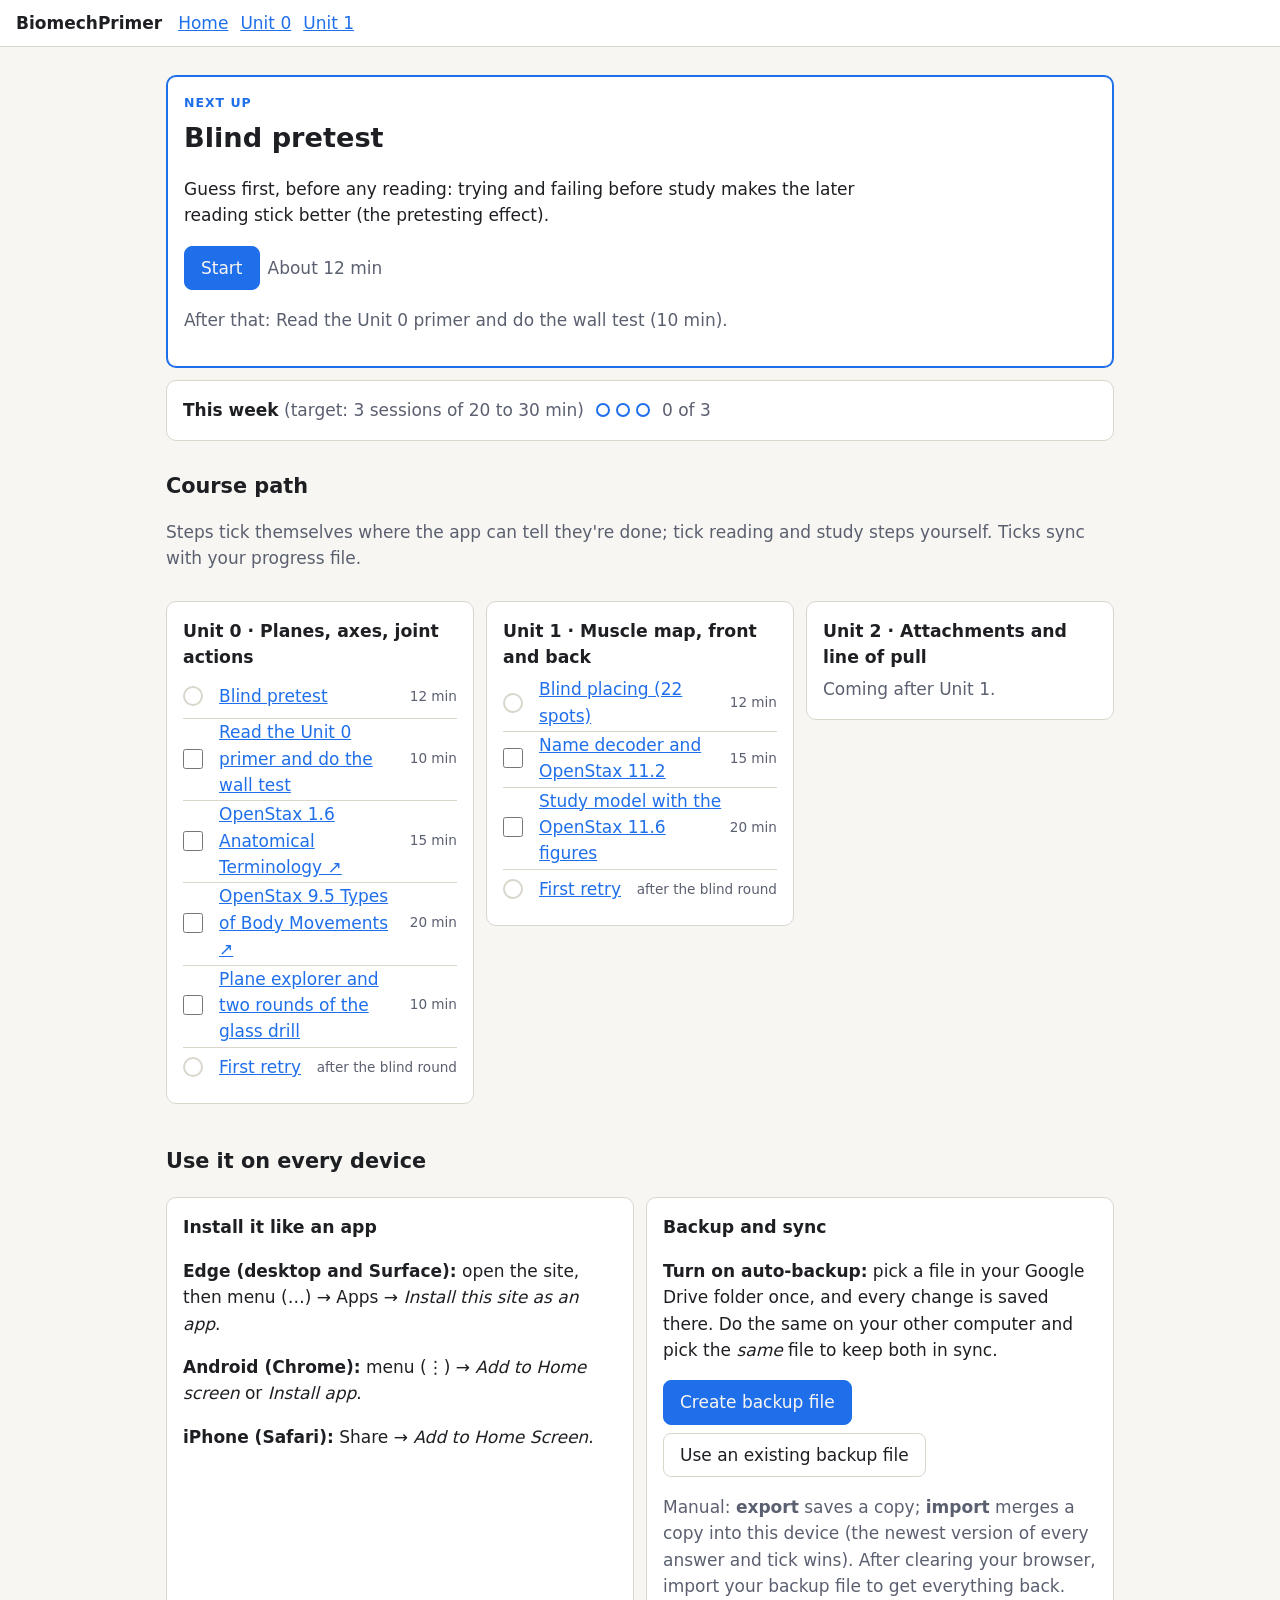
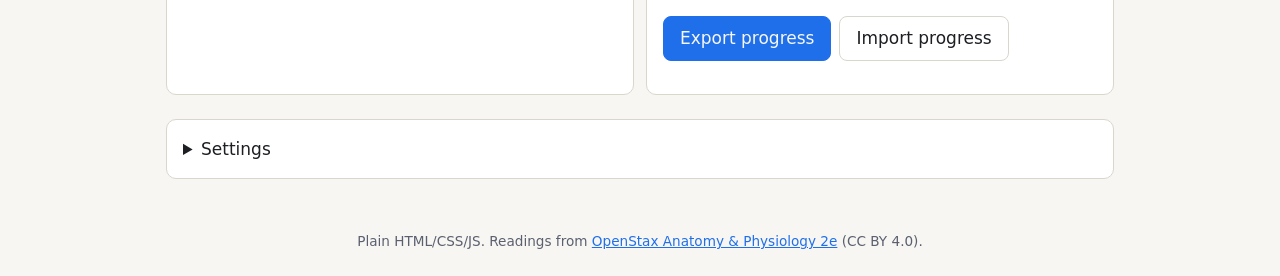
<file: index.html>
<!doctype html>
<html lang="en">
<head>
<meta charset="utf-8">
<meta name="viewport" content="width=device-width, initial-scale=1">
<title>BiomechPrimer</title>
<meta name="theme-color" content="#1f6feb">
<link rel="manifest" href="manifest.webmanifest">
<link rel="icon" href="icons/icon.svg" type="image/svg+xml">
<link rel="apple-touch-icon" href="icons/apple-touch-icon.png">
<link rel="stylesheet" href="css/style.css">
</head>
<body>
<header class="top">
  <a class="brand" href="index.html">BiomechPrimer</a>
  <nav><a href="index.html" aria-current="page">Home</a><a href="units/unit0.html">Unit 0</a><a href="units/unit1.html">Unit 1</a></nav>
</header>
<main>
  <section class="next card" aria-labelledby="next-title">
    <div class="eyebrow">Next up</div>
    <h1 id="next-title" data-next-title>Loading...</h1>
    <p data-next-why></p>
    <div class="row">
      <a class="btn primary" data-next-go href="#">Start</a>
      <span class="muted" data-next-time></span>
    </div>
    <p class="muted" data-next-then></p>
  </section>

  <div class="week card">
    <div><strong>This week</strong> <span class="muted">(target: 3 sessions of 20 to 30 min)</span></div>
    <div class="dots" data-dots aria-hidden="true"></div>
    <span data-week class="muted"></span>
  </div>

  <h2>Course path</h2>
  <p class="muted">Steps tick themselves where the app can tell they're done; tick reading and study steps yourself. Ticks sync with your progress file.</p>
  <div class="path" data-path></div>

  <h2>Use it on every device</h2>
  <div class="grid">
    <div class="card">
      <h3 style="margin-top:0">Install it like an app</h3>
      <p><strong>Edge (desktop and Surface):</strong> open the site, then menu (…) → Apps → <em>Install this site as an app</em>.</p>
      <p><strong>Android (Chrome):</strong> menu (⋮) → <em>Add to Home screen</em> or <em>Install app</em>.</p>
      <p><strong>iPhone (Safari):</strong> Share → <em>Add to Home Screen</em>.</p>
    </div>
    <div class="card">
      <h3 style="margin-top:0">Backup and sync</h3>
      <div class="autobk" data-autobk aria-live="polite"></div>
      <p class="muted">Manual: <strong>export</strong> saves a copy; <strong>import</strong> merges a copy into this device (the newest version of every answer and tick wins). After clearing your browser, import your backup file to get everything back.</p>
      <div class="row">
        <button type="button" class="primary" data-export>Export progress</button>
        <label class="btn" for="import-file">Import progress</label>
        <input type="file" id="import-file" accept=".json,application/json" hidden>
      </div>
      <p data-io-msg aria-live="polite"></p>
    </div>
  </div>

  <details class="card">
    <summary>Settings</summary>
    <div class="row" style="margin-top:10px">
      <label>Theme
        <select data-theme-select>
          <option value="">Match system</option><option value="light">Light</option><option value="dark">Dark</option>
        </select>
      </label>
    </div>
    <p class="muted">Unlock all retries now. This breaks the spacing that makes retries work; use it only for testing.</p>
    <button type="button" data-unlock>Unlock retries now</button>
    <p class="muted">Erase all progress in this browser (export first).</p>
    <button type="button" data-reset>Erase progress</button>
  </details>
</main>
<footer>Plain HTML/CSS/JS. Readings from <a href="https://openstax.org/details/books/anatomy-and-physiology-2e" target="_blank" rel="noopener">OpenStax Anatomy &amp; Physiology 2e</a> (CC BY 4.0).</footer>
<script src="js/store.js"></script>
<script src="js/backup.js"></script>
<script src="js/theme.js"></script>
<script src="js/quiz.js"></script>
<script src="js/unit0-data.js"></script>
<script src="js/muscles-data.js"></script>
<script>
(function () {
  'use strict';
  var S = BP.store, Q = BP.quiz, $ = function (s) { return document.querySelector(s); };
  var OS = 'https://openstax.org/books/anatomy-and-physiology-2e/pages/';

  // Unit 1 item ids, built the same way as js/unit1.js (one per spot per scene).
  var U1 = [];
  BP.muscles.SCENES.forEach(function (sc) { sc.spots.forEach(function (sp) { U1.push({ id: 'u1-' + sc.id + '-' + sp[0] }); }); });
  var U0 = BP.unit0.ITEMS;

  function blindDone(items) { return Q.pending(items, 'blind').length === 0; }
  function retriedAll(items) {
    return items.every(function (it) { var s = S.getItem(it.id); return s && s.attempts.some(function (a) { return a.phase === 'retry'; }); });
  }

  /* Course path. kind 'auto' = the app detects completion; 'check' = you tick it.
   * Retry steps are time-gated: they only become "next" once something is due. */
  var UNITS = [
    { title: 'Unit 0 · Planes, axes, joint actions', steps: [
      { id: 'u0-pre', kind: 'auto', label: 'Blind pretest', mins: 12, href: 'units/unit0.html#pretest',
        why: 'Guess first, before any reading: trying and failing before study makes the later reading stick better (the pretesting effect).',
        done: function () { return blindDone(U0); } },
      { id: 'chk-u0-primer', kind: 'check', label: 'Read the Unit 0 primer and do the wall test', mins: 10, href: 'units/unit0.html#primer',
        why: 'The short course primer: planes are named for the slice, and the frontal plane is the side-to-side one.' },
      { id: 'chk-os-1-6', kind: 'check', label: 'OpenStax 1.6 Anatomical Terminology', mins: 15, href: OS + '1-6-anatomical-terminology', ext: true,
        why: 'Anatomical position, directional terms and body planes, from the textbook.' },
      { id: 'chk-os-9-5', kind: 'check', label: 'OpenStax 9.5 Types of Body Movements', mins: 20, href: OS + '9-5-types-of-body-movements', ext: true,
        why: 'The joint-action vocabulary with figures.' },
      { id: 'chk-u0-explore', kind: 'check', label: 'Plane explorer and two rounds of the glass drill', mins: 10, href: 'units/unit0.html#explorer',
        why: 'Watch movements break the glass, then predict them yourself.' },
      { id: 'u0-retry', kind: 'retry', label: 'First retry', mins: 10, href: 'units/unit0.html#retry', items: U0,
        why: 'Your blind answers come back with feedback.', done: function () { return retriedAll(U0); } }
    ] },
    { title: 'Unit 1 · Muscle map, front and back', steps: [
      { id: 'u1-blind', kind: 'auto', label: 'Blind placing (22 spots)', mins: 12, href: 'units/unit1.html#place',
        why: 'Place every muscle before studying any of them.', done: function () { return blindDone(U1); } },
      { id: 'chk-u1-names', kind: 'check', label: 'Name decoder and OpenStax 11.2', mins: 15, href: 'units/unit1.html#names',
        why: 'Decode the Latin and Greek, and half the location comes free.' },
      { id: 'chk-u1-study', kind: 'check', label: 'Study model with the OpenStax 11.6 figures', mins: 20, href: 'units/unit1.html#study',
        why: 'Tap every muscle in all four layers and compare each one with the textbook figure.' },
      { id: 'u1-retry', kind: 'retry', label: 'First retry', mins: 10, href: 'units/unit1.html#retry', items: U1,
        why: 'Your blind placements come back with feedback.', done: function () { return retriedAll(U1); } }
    ] },
    { title: 'Unit 2 · Attachments and line of pull', future: true, steps: [] }
  ];

  function isDone(st) { return st.kind === 'check' ? S.isChecked(st.id) : st.done(); }

  function renderPath() {
    var html = '';
    UNITS.forEach(function (u) {
      html += '<div class="card"><h3 style="margin-top:0">' + u.title + '</h3>';
      if (u.future) { html += '<p class="muted" style="margin:0">Coming after Unit 1.</p></div>'; return; }
      html += '<ol class="steps">';
      u.steps.forEach(function (st) {
        var done = isDone(st), due = st.items ? Q.pending(st.items, 'retry').length : 0, nd = st.items ? Q.nextDue(st.items) : null;
        var status = st.kind === 'check'
          ? '<input type="checkbox" data-check="' + st.id + '"' + (done ? ' checked' : '') + ' aria-label="Mark done: ' + Q.esc(st.label) + '">'
          : '<span class="tick' + (done ? ' on' : '') + '" aria-hidden="true">' + (done ? '✓' : '') + '</span>';
        var meta = st.mins + ' min';
        if (st.kind === 'retry' && !done) meta = due ? '<strong>' + due + ' due now</strong>' : nd ? 'opens ' + Q.fmtDate(nd) : 'after the blind round';
        html += '<li class="' + (done ? 'done' : '') + '">' + status +
          '<a href="' + st.href + '"' + (st.ext ? ' target="_blank" rel="noopener"' : '') + '>' + Q.esc(st.label) + (st.ext ? ' ↗' : '') + '</a>' +
          '<span class="muted meta">' + meta + '</span></li>';
      });
      html += '</ol></div>';
    });
    $('[data-path]').innerHTML = html;
    document.querySelectorAll('[data-check]').forEach(function (c) {
      c.onchange = function () { S.setCheck(c.dataset.check, c.checked); refresh(); };
    });
  }

  /* Next up: due retries first (they are time-sensitive and short), then the first
   * unfinished step in path order, skipping retries that haven't opened yet. */
  function pickNext() {
    var all = [];
    UNITS.forEach(function (u) { u.steps.forEach(function (st) { all.push(st); }); });
    var dueSteps = all.filter(function (st) { return st.items && Q.pending(st.items, 'retry').length; });
    if (dueSteps.length) return { st: dueSteps[0], rest: all.filter(function (x) { return x !== dueSteps[0] && !isDone(x) && x.kind !== 'retry'; }) };
    var open = all.filter(function (st) { return !isDone(st) && st.kind !== 'retry'; });
    return { st: open[0] || null, rest: open.slice(1) };
  }

  function renderNext() {
    var pick = pickNext(), st = pick.st;
    var go = $('[data-next-go]');
    if (!st) {
      var nd = Q.nextDue(U0.concat(U1));
      $('[data-next-title]').textContent = 'All caught up';
      $('[data-next-why]').textContent = nd ? 'Your next retry opens ' + Q.fmtDate(nd) + '. Unit 2 is being built.' : 'Unit 2 is being built.';
      go.hidden = true; $('[data-next-time]').textContent = ''; $('[data-next-then]').textContent = '';
      return;
    }
    var due = st.items ? Q.pending(st.items, 'retry').length : 0;
    $('[data-next-title]').textContent = (st.kind === 'retry' ? 'Retry due: ' + due + ' item' + (due > 1 ? 's' : '') : st.label);
    $('[data-next-why]').textContent = st.why;
    go.hidden = false; go.href = st.href;
    go.textContent = st.ext ? 'Open reading ↗' : 'Start';
    if (st.ext) { go.target = '_blank'; go.rel = 'noopener'; } else { go.removeAttribute('target'); }
    $('[data-next-time]').textContent = 'About ' + st.mins + ' min';
    var then = pick.rest[0];
    $('[data-next-then]').innerHTML = then ? 'After that: ' + Q.esc(then.label) + ' (' + then.mins + ' min).' +
      (st.ext ? ' Tick the reading off in the course path below when you finish.' : '') : '';
  }

  function renderWeek() {
    var n = S.sessionsThisWeek(), dots = '';
    for (var i = 0; i < 3; i++) dots += '<span class="dot' + (i < n ? ' on' : '') + '"></span>';
    $('[data-dots]').innerHTML = dots;
    $('[data-week]').textContent = n + ' of 3' + (n >= 3 ? ', target met' : '');
  }

  function refresh() { renderNext(); renderPath(); renderWeek(); }

  $('[data-export]').onclick = function () {
    S.exportFile().then(function () { $('[data-io-msg]').textContent = 'Exported.'; })
      .catch(function (e) { $('[data-io-msg]').textContent = 'Export failed: ' + e.message; });
  };
  $('#import-file').onchange = function () {
    var file = this.files[0]; if (!file) return;
    S.importFile(file).then(function (r) {
      $('[data-io-msg]').textContent = 'Imported: ' + r.added + ' new, ' + r.updated + ' updated items.';
      refresh();
    }).catch(function (e) { $('[data-io-msg]').textContent = 'Import failed: ' + e.message; });
    this.value = '';
  };
  $('[data-unlock]').onclick = function () { S.unlockAll(); refresh(); };
  $('[data-reset]').onclick = function () {
    if (!confirm('Erase all BiomechPrimer progress in this browser? Auto-backup will be turned off first, so your backup file keeps its copy.')) return;
    BP.backup.unlink().then(function () { S.reset(); refresh(); renderBackup(BP.backup.info()); });
  };

  // ---------- auto-backup panel ----------
  function ago(t) {
    if (!t) return 'never';
    var m = Math.round((Date.now() - t) / 60000);
    return m < 1 ? 'just now' : m < 60 ? m + ' min ago' : new Date(t).toLocaleString(undefined, { weekday: 'short', hour: 'numeric', minute: '2-digit' });
  }
  function renderBackup(i) {
    var box = $('[data-autobk]'), h;
    if (i.status === 'linked') {
      h = '<p><span class="pill ok">Auto-backup on</span> Saving every change to <strong>' + Q.esc(i.file || 'your file') + '</strong>. Last saved ' + ago(i.last) + '.</p>' +
        '<div class="row"><button type="button" data-bk-off>Turn off</button></div>';
    } else if (i.status === 'needs-permission') {
      h = '<p><span class="pill warn">Paused</span> Edge needs your OK to keep writing <strong>' + Q.esc(i.file || 'the backup file') + '</strong>. If Edge offers "Allow on every visit", choose it.</p>' +
        '<div class="row"><button type="button" class="primary" data-bk-reconnect>Reconnect</button><button type="button" data-bk-off>Turn off</button></div>';
    } else if (i.status === 'error') {
      h = '<p><span class="pill warn">Problem</span> ' + Q.esc(i.error) + '</p><div class="row"><button type="button" class="primary" data-bk-retry>Try again</button><button type="button" data-bk-off>Turn off</button></div>';
    } else if (i.status === 'unlinked') {
      h = '<p><strong>Turn on auto-backup:</strong> pick a file in your Google Drive folder once, and every change is saved there. Do the same on your other computer and pick the <em>same</em> file to keep both in sync.</p>' +
        '<div class="row"><button type="button" class="primary" data-bk-new>Create backup file</button><button type="button" data-bk-existing>Use an existing backup file</button></div>';
    } else {
      h = '<p>This browser can\u2019t write to a file automatically (phones can\u2019t). A <strong>Back up now</strong> bar appears after each finished round. Last backup: ' + ago(i.last) + '.</p>';
    }
    box.innerHTML = h;
    var on = function (sel, fn) { var b = box.querySelector(sel); if (b) b.onclick = fn; };
    on('[data-bk-new]', BP.backup.linkNew);
    on('[data-bk-existing]', BP.backup.linkExisting);
    on('[data-bk-reconnect]', BP.backup.reconnect);
    on('[data-bk-retry]', BP.backup.sync);
    on('[data-bk-off]', BP.backup.unlink);
  }
  BP.backup.onChange(renderBackup);
  BP.backup.ready.then(function () { renderBackup(BP.backup.info()); });
  renderBackup(BP.backup.info());
  // Progress merged in from the shared file (another computer): redraw the plan.
  BP.onSynced = function () { refresh(); };
  var ts = $('[data-theme-select]');
  ts.value = BP.theme.get();
  ts.onchange = function () { BP.theme.set(ts.value); };
  // Coming back to this tab after a session elsewhere: refresh the plan.
  document.addEventListener('visibilitychange', function () { if (!document.hidden) refresh(); });
  refresh();
})();
</script>
</body>
</html>
</file>
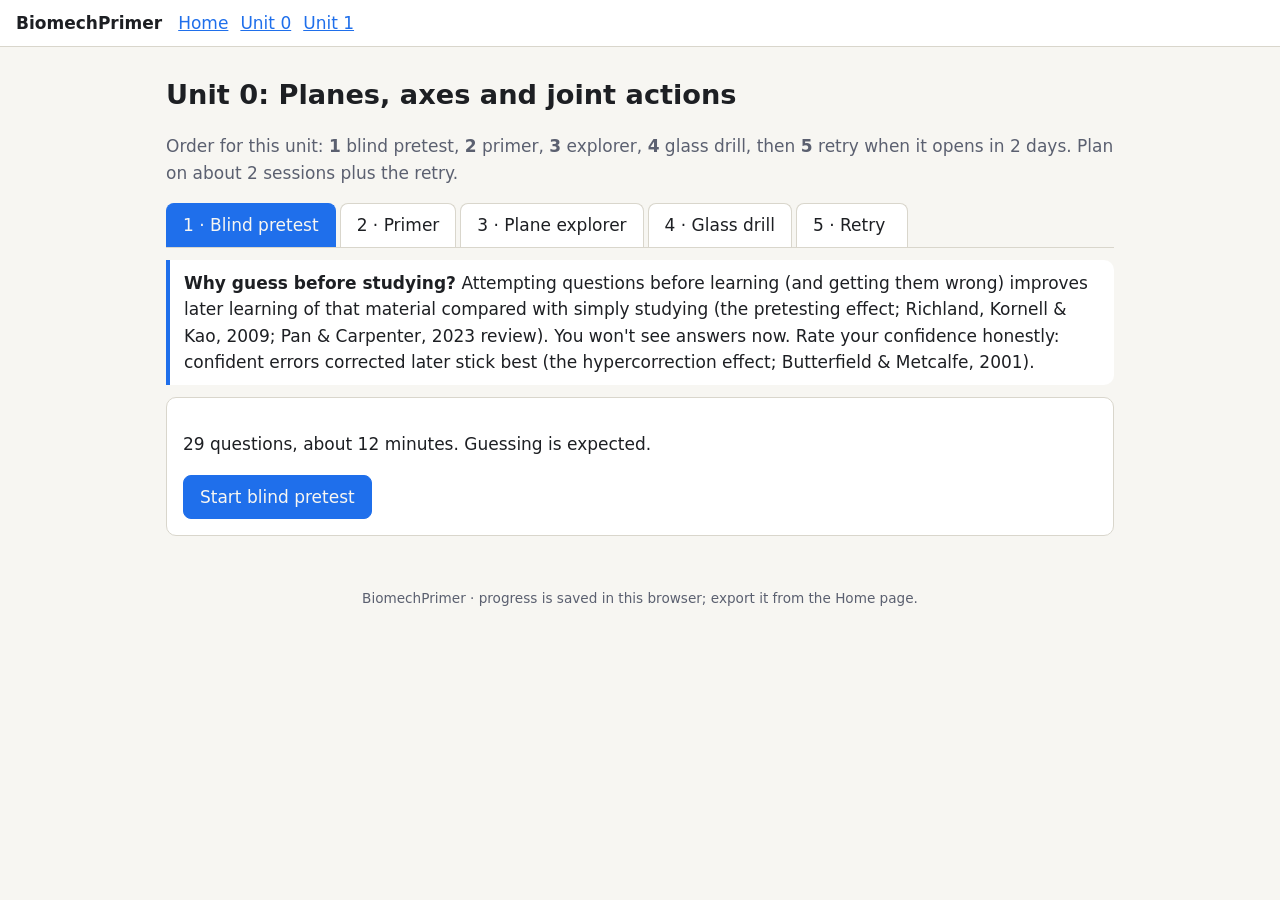
<file: units/unit0.html>
<!doctype html>
<html lang="en">
<head>
<meta charset="utf-8">
<meta name="viewport" content="width=device-width, initial-scale=1">
<title>Unit 0 · Planes and Axes</title>
<meta name="theme-color" content="#1f6feb">
<link rel="manifest" href="../manifest.webmanifest">
<link rel="icon" href="../icons/icon.svg" type="image/svg+xml">
<link rel="apple-touch-icon" href="../icons/apple-touch-icon.png">
<link rel="stylesheet" href="../css/style.css">
</head>
<body>
<header class="top">
  <a class="brand" href="../index.html">BiomechPrimer</a>
  <nav><a href="../index.html">Home</a><a href="unit0.html" aria-current="page">Unit 0</a><a href="unit1.html">Unit 1</a></nav>
</header>
<main>
  <h1>Unit 0: Planes, axes and joint actions</h1>
  <p class="muted">Order for this unit: <strong>1</strong> blind pretest, <strong>2</strong> primer, <strong>3</strong> explorer, <strong>4</strong> glass drill, then <strong>5</strong> retry when it opens in 2 days. Plan on about 2 sessions plus the retry.</p>

  <div class="tabs" role="tablist">
    <button type="button" role="tab" data-tab="pretest">1 · Blind pretest</button>
    <button type="button" role="tab" data-tab="primer">2 · Primer</button>
    <button type="button" role="tab" data-tab="explorer">3 · Plane explorer</button>
    <button type="button" role="tab" data-tab="drill">4 · Glass drill</button>
    <button type="button" role="tab" data-tab="retry">5 · Retry <span data-due-badge></span></button>
  </div>

  <!-- 1 PRETEST -->
  <section data-panel="pretest" role="tabpanel">
    <div class="key">
      <strong>Why guess before studying?</strong> Attempting questions before learning (and getting them wrong) improves later learning of that material compared with simply studying (the pretesting effect; Richland, Kornell &amp; Kao, 2009; Pan &amp; Carpenter, 2023 review).
      You won't see answers now. Rate your confidence honestly: confident errors corrected later stick best (the hypercorrection effect; Butterfield &amp; Metcalfe, 2001).
    </div>
    <div data-pretest></div>
  </section>

  <!-- 2 PRIMER -->
  <section data-panel="primer" role="tabpanel" hidden>
    <h2>Start here: anatomical position</h2>
    <p>Every direction, plane and action is described from <strong>anatomical position</strong>: standing upright, facing forward, feet parallel, arms at the sides, <strong>palms facing forward</strong>. Think of it as the "zero" on a ruler. A joint action is a change away from this zero (or back toward it).</p>
    <div class="table-wrap"><table>
      <tr><th>Term</th><th>Means</th></tr>
      <tr><td>Anterior / posterior</td><td>front / back</td></tr>
      <tr><td>Superior / inferior</td><td>toward the head / toward the feet</td></tr>
      <tr><td>Medial / lateral</td><td>toward the midline / away from it</td></tr>
      <tr><td>Proximal / distal</td><td>closer to / farther from where a limb attaches to the trunk</td></tr>
    </table></div>

    <h2>The three cardinal planes</h2>
    <div class="key"><strong>Rule 1: a plane is named for the slice it makes.</strong> Movement happens <em>inside</em> the slice, so the movement direction is not the direction in the name.</div>
    <div class="grid">
      <div class="card">
        <h3 class="sag">Sagittal</h3>
        <p><strong>Slice:</strong> left from right, like a knife coming straight down your midline from the crown of your head.</p>
        <p><strong>Movement inside it:</strong> forward and back.</p>
        <p><strong>Feel it:</strong> stand side-on with your right shoulder touching a wall. Swing your right arm forward and back; your knuckles can brush the wall the whole way.</p>
      </div>
      <div class="card">
        <h3 class="fro">Frontal (coronal)</h3>
        <p><strong>Slice:</strong> front from back. Think of separating the front cover of a book from the back cover.</p>
        <p><strong>Movement inside it:</strong> <em>side to side</em>.</p>
        <p><strong>Picture it:</strong> you are sandwiched between two panes of glass, one against your chest and one against your back. You can only move in ways that don't touch the glass: arms and legs out to the sides, bending sideways. Or picture a paper doll pinned flat to a wall: everything it can do without peeling off the wall is frontal.</p>
      </div>
      <div class="card">
        <h3 class="tra">Transverse (horizontal)</h3>
        <p><strong>Slice:</strong> upper from lower, like a tabletop at your waist.</p>
        <p><strong>Movement inside it:</strong> rotation, like a turntable or revolving door.</p>
        <p><strong>Feel it:</strong> sit on a swivel chair, hold your arms out like a T and spin.</p>
      </div>
    </div>

    <h2>Drilling the frontal plane</h2>
    <p>The frontal plane is confusing for a predictable reason: the word "front" makes you think of forward motion. But forward motion is exactly what the frontal plane forbids. Two cross-wirings to memorise as a pair:</p>
    <div class="table-wrap"><table>
      <tr><th>Plane</th><th>Named for the slice between...</th><th>Movement inside it goes...</th></tr>
      <tr><td class="sag">Sagittal</td><td>left | right</td><td>forward / back</td></tr>
      <tr><td class="fro">Frontal</td><td>front | back</td><td>side to side</td></tr>
      <tr><td class="tra">Transverse</td><td>upper | lower</td><td>around (rotation)</td></tr>
    </table></div>
    <p>A sentence to repeat: <strong>"The frontal plane separates front from back, so it is the side-to-side plane."</strong></p>
    <p><strong>Wall test (do it now, 1 minute):</strong> stand with your heels, buttocks, shoulder blades and the back of your head against a wall. The wall is a frontal plane. Raise your arm out to the side: the back of your hand can slide along the wall (frontal). Raise it forward: it leaves the wall (sagittal). Bend sideways: you can slide (frontal). Bow forward: you leave the wall (sagittal). Turn to look over your shoulder: your shoulder leaves the wall by rotating (transverse).</p>

    <h2>Axes: the hinge pin</h2>
    <div class="key"><strong>Rule 2: every movement rotates around an axis that is perpendicular to its plane.</strong> A door swings in a horizontal plane around a vertical hinge. Same idea for every joint.</div>
    <div class="table-wrap"><table>
      <tr><th>Plane</th><th>Axis (perpendicular to it)</th><th>Picture the skewer...</th></tr>
      <tr><td class="sag">Sagittal</td><td>Mediolateral (M-L)</td><td>through both hip joints, side to side</td></tr>
      <tr><td class="fro">Frontal</td><td>Anteroposterior (A-P)</td><td>through the joint from front to back, like a pin through the glass panes</td></tr>
      <tr><td class="tra">Transverse</td><td>Longitudinal (vertical)</td><td>down the length of the limb or spine</td></tr>
    </table></div>
    <div class="key flag"><strong>Naming trap.</strong> Some textbooks call the M-L axis the "frontal" or "coronal axis" (because it lies in the frontal plane) and pair it with sagittal movement. So "frontal axis" means sagittal-plane movement. This course avoids that name and uses M-L, A-P and longitudinal: the axis is named for the direction it <em>points</em>.</div>

    <h2>Joint actions by plane (from anatomical position)</h2>
    <div class="table-wrap"><table>
      <tr><th>Plane</th><th>Actions</th></tr>
      <tr><td class="sag">Sagittal</td><td>Flexion / extension (neck, trunk, shoulder, elbow, wrist, hip, knee); dorsiflexion / plantarflexion (ankle)</td></tr>
      <tr><td class="fro">Frontal</td><td>Abduction / adduction (shoulder, hip, fingers); lateral flexion (trunk, neck); radial / ulnar deviation (wrist); elevation / depression and upward / downward rotation (scapula); inversion / eversion (foot, mostly)</td></tr>
      <tr><td class="tra">Transverse</td><td>Medial / lateral rotation (shoulder, hip); rotation (trunk, neck); pronation / supination (forearm); horizontal abduction / adduction (shoulder, hip from 90 degrees of flexion)</td></tr>
    </table></div>

    <h2>Flagged exceptions</h2>
    <div class="key flag"><strong>1. Knee vs elbow.</strong> Both flexions are sagittal, but the forearm moves forward while the lower leg moves backward. The lower limb rotates medially during development, so its "front" ends up facing a different way. Flexion is defined at the joint, not by "forward".</div>
    <div class="key flag"><strong>2. Start position changes the plane.</strong> Horizontal abduction is still "abduction", but because the arm starts raised forward, it sweeps a horizontal slice. In Part 2 the same logic flips muscle actions: piriformis laterally rotates the hip in anatomical position but becomes a medial rotator when the hip is deeply flexed, because its line of pull crosses to the other side of the axis.</div>
    <div class="key flag"><strong>3. Thumb.</strong> The thumb sits rotated about 90 degrees from the fingers, so its flexion and extension are roughly frontal-plane and its abduction is roughly sagittal. We won't drill this; just know it is the odd one out.</div>
    <div class="key flag"><strong>4. Real movement is multiplanar.</strong> The cardinal planes are a reference grid, like latitude and longitude. Real joints such as the ankle and subtalar joint have oblique axes, and running uses all three planes at once. We name the main plane to reason about which muscles can produce or resist the movement.</div>

    <h2>Why this matters for you</h2>
    <ul>
      <li><strong>Sprinting and the long jump:</strong> propulsion is mostly sagittal (hip, knee and ankle extension). The frontal plane is control: keeping the pelvis level on one leg. The transverse plane is the trunk and pelvis counter-rotating with the arm swing.</li>
      <li><strong>General running:</strong> excessive frontal-plane pelvic drop and knee collapse are common observation targets.</li>
      <li><strong>Everyday health:</strong> most training is sagittal (squats, lunges, walking). Frontal and transverse work, such as side steps and controlled rotation, covers the rest of how you move.</li>
    </ul>
    <p>Next unit preview: once you know the plane and axis, a muscle's <strong>line of pull</strong> relative to that axis tells you its action. You'll derive functions rather than memorise them.</p>

    <h2>Readings (OpenStax, free and peer reviewed)</h2>
    <ul>
      <li><a href="https://openstax.org/books/anatomy-and-physiology-2e/pages/1-6-anatomical-terminology" target="_blank" rel="noopener">A&amp;P 2e, 1.6 Anatomical Terminology</a>: anatomical position, directional terms, body planes (about 15 min).</li>
      <li><a href="https://openstax.org/books/anatomy-and-physiology-2e/pages/9-5-types-of-body-movements" target="_blank" rel="noopener">A&amp;P 2e, 9.5 Types of Body Movements</a>: the joint-action vocabulary with figures (about 20 min).</li>
    </ul>
  </section>

  <!-- 3 EXPLORER -->
  <section data-panel="explorer" role="tabpanel" hidden>
    <div class="explorer">
      <div data-explorer-stage></div>
      <div class="panel card">
        <div class="row"><button type="button" data-mode="planes">Planes</button><button type="button" data-mode="moves">Movements</button></div>
        <div data-planes-ui>
          <label><input type="checkbox" data-plane="sag" checked> <span class="sag">Sagittal</span></label>
          <input type="range" min="-0.45" max="0.45" step="0.01" value="0" data-offset="sag" aria-label="Sagittal plane position">
          <label><input type="checkbox" data-plane="fro"> <span class="fro">Frontal</span></label>
          <input type="range" min="-0.4" max="0.4" step="0.01" value="0" data-offset="fro" aria-label="Frontal plane position">
          <label><input type="checkbox" data-plane="tra"> <span class="tra">Transverse</span></label>
          <input type="range" min="0.05" max="1.75" step="0.01" value="1.0" data-offset="tra" aria-label="Transverse plane position">
        </div>
        <div data-moves-ui hidden>
          <select data-move aria-label="Movement"></select>
          <div class="row"><button type="button" class="primary" data-play>Play</button><button type="button" data-pause>Pause</button></div>
          <input type="range" min="0" max="1" step="0.01" value="0" data-scrub aria-label="Scrub movement">
          <label><input type="checkbox" data-showplane checked> Show movement plane</label>
          <label><input type="checkbox" data-showaxis checked> Show axis</label>
          <label>Glass panes
            <select data-glass>
              <option value="">Off</option><option value="fro" selected>Frontal (chest and back)</option><option value="sag">Sagittal (either side)</option><option value="tra">Transverse (floor and ceiling)</option>
            </select></label>
        </div>
        <div class="row"><button type="button" data-view="front">Front</button><button type="button" data-view="side">Side</button><button type="button" data-view="top">Top</button><button type="button" data-view="three">3/4</button></div>
        <div class="readout" data-readout aria-live="polite"></div>
      </div>
    </div>
    <p class="muted">The dark dot is the nose, so you can always tell which way the figure faces. Things to try: (1) In <em>Planes</em>, slide the sagittal plane off-centre: it becomes parasagittal but is still sagittal. (2) In <em>Movements</em>, keep the frontal glass on and play every movement. Only frontal-plane movements avoid the crack. (3) Switch the glass to match each movement's plane: nothing ever cracks, because rotation around an axis never moves anything along that axis.</p>
  </section>

  <!-- 4 DRILL -->
  <section data-panel="drill" role="tabpanel" hidden>
    <div class="key">Predict, then watch. Glass panes sit against the chest and back (frontal planes). Before each movement plays, predict whether it will crack the glass. This is practice: you get instant feedback, and it doesn't touch your retry schedule.</div>
    <div data-drill></div>
  </section>

  <!-- 5 RETRY -->
  <section data-panel="retry" role="tabpanel" hidden>
    <div data-retry></div>
  </section>
</main>
<footer>BiomechPrimer · progress is saved in this browser; export it from the Home page.</footer>
<script src="../js/store.js"></script>
<script src="../js/backup.js"></script>
<script src="../js/theme.js"></script>
<script src="../js/figure.js"></script>
<script src="../js/quiz.js"></script>
<script src="../js/unit0-data.js"></script>
<script src="../js/unit0.js"></script>
</body>
</html>
</file>
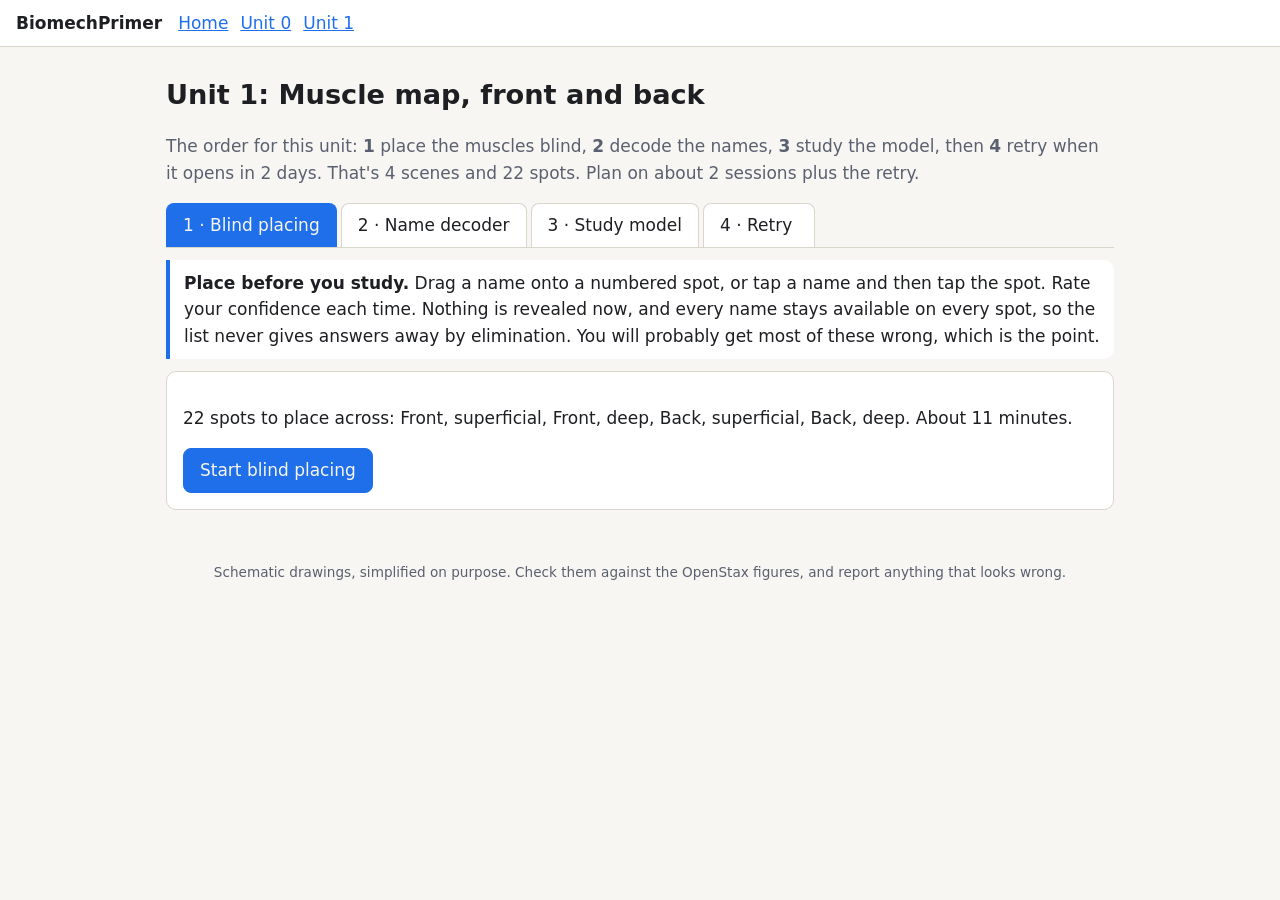
<file: units/unit1.html>
<!doctype html>
<html lang="en">
<head>
<meta charset="utf-8">
<meta name="viewport" content="width=device-width, initial-scale=1">
<title>Unit 1 · Muscle Map</title>
<meta name="theme-color" content="#1f6feb">
<link rel="manifest" href="../manifest.webmanifest">
<link rel="icon" href="../icons/icon.svg" type="image/svg+xml">
<link rel="apple-touch-icon" href="../icons/apple-touch-icon.png">
<link rel="stylesheet" href="../css/style.css">
</head>
<body>
<header class="top">
  <a class="brand" href="../index.html">BiomechPrimer</a>
  <nav><a href="../index.html">Home</a><a href="unit0.html">Unit 0</a><a href="unit1.html" aria-current="page">Unit 1</a></nav>
</header>
<main>
  <h1>Unit 1: Muscle map, front and back</h1>
  <p class="muted">The order for this unit: <strong>1</strong> place the muscles blind, <strong>2</strong> decode the names, <strong>3</strong> study the model, then <strong>4</strong> retry when it opens in 2 days. That's 4 scenes and 22 spots. Plan on about 2 sessions plus the retry.</p>

  <div class="tabs" role="tablist">
    <button type="button" role="tab" data-tab="place">1 · Blind placing</button>
    <button type="button" role="tab" data-tab="names">2 · Name decoder</button>
    <button type="button" role="tab" data-tab="study">3 · Study model</button>
    <button type="button" role="tab" data-tab="retry">4 · Retry <span data-due-badge></span></button>
  </div>

  <!-- 1 BLIND PLACING -->
  <section data-panel="place" role="tabpanel">
    <div class="key">
      <strong>Place before you study.</strong> Drag a name onto a numbered spot, or tap a name and then tap the spot. Rate your confidence each time. Nothing is revealed now, and every name stays available on every spot, so the list never gives answers away by elimination. You will probably get most of these wrong, which is the point.
    </div>
    <div data-place></div>
  </section>

  <!-- 2 NAME DECODER -->
  <section data-panel="names" role="tabpanel" hidden>
    <p>Muscle names are descriptions in Latin and Greek. Each one is named for its size, shape, location, number of heads, fiber direction or action (<a href="https://openstax.org/books/anatomy-and-physiology-2e/pages/11-2-naming-skeletal-muscles" target="_blank" rel="noopener">OpenStax 11.2</a>). Decode the name and you have half the location for free.</p>
    <div class="table-wrap"><table>
      <tr><th>Muscle</th><th>Name parts</th><th>Named for</th><th>So you expect...</th></tr>
      <tr><td>Gluteus maximus / medius / minimus</td><td><em>gloutos</em> buttock; largest / middle / smallest</td><td>location, size</td><td>three stacked buttock muscles, largest on the outside</td></tr>
      <tr><td>Iliopsoas</td><td><em>ilium</em> + <em>psoa</em> (loins)</td><td>attachments</td><td>a muscle from the hip bone and low spine</td></tr>
      <tr><td>Tensor fasciae latae</td><td>tightener of the <em>fascia lata</em> (the broad band of the thigh)</td><td>action</td><td>something at the side of the hip, tensioning the IT band</td></tr>
      <tr><td>Rectus femoris</td><td><em>rectus</em> straight; of the femur</td><td>fiber direction, location</td><td>straight down the thigh</td></tr>
      <tr><td>Vastus lateralis / medialis / intermedius</td><td><em>vastus</em> huge; outer / inner / in between</td><td>size, position</td><td>big thigh muscles at the outer, inner and middle front</td></tr>
      <tr><td>Biceps femoris</td><td>two heads; of the femur</td><td>number of heads</td><td>a hamstring with two origins</td></tr>
      <tr><td>Semitendinosus</td><td>half tendon</td><td>shape</td><td>a muscle that turns into a long tendon halfway down</td></tr>
      <tr><td>Semimembranosus</td><td>half membrane</td><td>shape</td><td>a flat, sheet-like upper part</td></tr>
      <tr><td>Adductor magnus / longus</td><td>brings toward the midline; large / long</td><td>action, size</td><td>inner thigh</td></tr>
      <tr><td>Piriformis</td><td><em>pirum</em> pear-shaped</td><td>shape</td><td>a small pear-shaped muscle deep in the buttock</td></tr>
      <tr><td>Gastrocnemius</td><td><em>gaster</em> belly + <em>kneme</em> leg</td><td>shape, location</td><td>the belly of the calf</td></tr>
      <tr><td>Soleus</td><td>like a sole (the flat fish)</td><td>shape</td><td>a flat muscle under the calf</td></tr>
      <tr><td>Tibialis anterior</td><td>front, along the tibia</td><td>location</td><td>the front of the shin</td></tr>
      <tr><td>Erector spinae</td><td>straightener of the spine</td><td>action</td><td>columns beside the spine</td></tr>
      <tr><td>Multifidus</td><td>split into many</td><td>shape</td><td>many small slips close to the spine</td></tr>
      <tr><td>Quadratus lumborum</td><td>square of the loins</td><td>shape, location</td><td>a square sheet in the low back</td></tr>
    </table></div>
    <div class="key"><strong>Muscles work as a system.</strong> Learn them in families: three gluteals stacked by depth, four quadriceps on the front of the thigh (rectus femoris plus three vasti), three hamstrings behind, and adductors inside. In Unit 2 you'll see why each family pulls the way it does.</div>
    <p class="muted">Readings: <a href="https://openstax.org/books/anatomy-and-physiology-2e/pages/11-6-appendicular-muscles-of-the-pelvic-girdle-and-lower-limbs" target="_blank" rel="noopener">11.6 pelvic girdle and lower limbs</a>, <a href="https://openstax.org/books/anatomy-and-physiology-2e/pages/11-3-axial-muscles-of-the-head-neck-and-back" target="_blank" rel="noopener">11.3 back</a>, <a href="https://openstax.org/books/anatomy-and-physiology-2e/pages/11-4-axial-muscles-of-the-abdominal-wall-and-thorax" target="_blank" rel="noopener">11.4 quadratus lumborum</a>.</p>
  </section>

  <!-- 3 STUDY -->
  <section data-panel="study" role="tabpanel" hidden>
    <div class="model-layout">
      <div class="model-stage" data-study-stage></div>
      <div class="panel card">
        <div class="row" role="group" aria-label="Scene" data-scene-buttons></div>
        <label><input type="checkbox" data-labels> Show all names</label>
        <div data-study-info class="readout" aria-live="polite"><p class="muted">Tap a muscle.</p></div>
        <p class="muted" data-scene-note></p>
      </div>
    </div>
  </section>

  <!-- 4 RETRY -->
  <section data-panel="retry" role="tabpanel" hidden>
    <div data-retry></div>
  </section>
</main>
<footer>Schematic drawings, simplified on purpose. Check them against the OpenStax figures, and report anything that looks wrong.</footer>
<script src="../js/store.js"></script>
<script src="../js/backup.js"></script>
<script src="../js/theme.js"></script>
<script src="../js/quiz.js"></script>
<script src="../js/muscles-data.js"></script>
<script src="../js/model.js"></script>
<script src="../js/unit1.js"></script>
</body>
</html>
</file>
<file: css/style.css>
:root {
  --bg: #f7f6f2;
  --surface: #ffffff;
  --ink: #1d1f23;
  --muted: #5b6070;
  --line: #d9d6cc;
  --accent: #1f6feb;
  --good: #1a7f37;
  --bad: #c62828;
  --warn: #9a6700;
  /* plane colours, used everywhere so a plane always looks the same */
  --sag: #d64545;
  --fro: #2f7de1;
  --tra: #2f9e5a;
  --bone: #e9e2cf; --bone-edge: #9a8f74;
  --g-glute: #b5523f; --g-hipflex: #c98a3a; --g-quad: #d17a4f; --g-ham: #8f4a6b; --g-add: #6c7a3a;
  --g-calf: #2f7f86; --g-shin: #3d8f6a; --g-back: #4b67a8; --g-ctx: #bdbcb4;
  --radius: 10px;
  --tap: 44px;
  color-scheme: light;
}
@media (prefers-color-scheme: dark) {
  :root:not([data-theme="light"]) {
    --bg: #15171b; --surface: #1e2127; --ink: #e8e6e1; --muted: #9aa0ad;
    --line: #343843; --accent: #6ea8ff; --good: #4ac26b; --bad: #ff6b6b; --warn: #e3b341;
    --sag: #ff6b6b; --fro: #6ea8ff; --tra: #56d37f;
    --bone: #4a4536; --bone-edge: #8c836a; --g-glute: #d0705c; --g-hipflex: #dba15a; --g-quad: #e0916a; --g-ham: #b46b8e; --g-add: #97a55c; --g-calf: #4fb0b8; --g-shin: #5fbf92; --g-back: #7b97d6; --g-ctx: #6b6a63;
    color-scheme: dark;
  }
}
:root[data-theme="dark"] {
  --bg: #15171b; --surface: #1e2127; --ink: #e8e6e1; --muted: #9aa0ad;
  --line: #343843; --accent: #6ea8ff; --good: #4ac26b; --bad: #ff6b6b; --warn: #e3b341;
  --sag: #ff6b6b; --fro: #6ea8ff; --tra: #56d37f;
  --bone: #4a4536; --bone-edge: #8c836a; --g-glute: #d0705c; --g-hipflex: #dba15a; --g-quad: #e0916a; --g-ham: #b46b8e; --g-add: #97a55c; --g-calf: #4fb0b8; --g-shin: #5fbf92; --g-back: #7b97d6; --g-ctx: #6b6a63;
  color-scheme: dark;
}

* { box-sizing: border-box; }
html, body { margin: 0; }
body {
  background: var(--bg); color: var(--ink);
  font: 17px/1.55 "Segoe UI", system-ui, -apple-system, sans-serif;
}
a { color: var(--accent); }
header.top {
  display: flex; align-items: center; gap: 16px; flex-wrap: wrap;
  padding: 10px 16px; border-bottom: 1px solid var(--line); background: var(--surface);
}
header.top .brand { font-weight: 700; text-decoration: none; color: var(--ink); }
header.top nav { display: flex; gap: 12px; flex-wrap: wrap; }
main { max-width: 980px; margin: 0 auto; padding: 16px; }
h1 { font-size: 1.7rem; margin: .4em 0; }
h2 { font-size: 1.3rem; margin: 1.4em 0 .4em; }
h3 { font-size: 1.08rem; margin: 1.1em 0 .3em; }
.muted { color: var(--muted); }
.card {
  background: var(--surface); border: 1px solid var(--line); border-radius: var(--radius);
  padding: 16px; margin: 12px 0;
}
.key {
  border-left: 4px solid var(--accent); background: var(--surface);
  padding: 10px 14px; margin: 12px 0; border-radius: 0 var(--radius) var(--radius) 0;
}
.flag { border-left-color: var(--warn); }
.grid { display: grid; gap: 12px; grid-template-columns: repeat(auto-fit, minmax(240px, 1fr)); }

button, .btn {
  min-height: var(--tap); padding: 8px 16px; border-radius: 8px; cursor: pointer;
  border: 1px solid var(--line); background: var(--surface); color: var(--ink);
  font: inherit; text-decoration: none; display: inline-flex; align-items: center; justify-content: center; gap: 6px;
  touch-action: manipulation;
}
button.primary, .btn.primary { background: var(--accent); border-color: var(--accent); color: var(--bg); }
button:disabled { opacity: .45; cursor: not-allowed; }
button.chosen { outline: 3px solid var(--accent); outline-offset: 1px; }
button.chosen:disabled, button.right:disabled, button.wrong:disabled { opacity: 1; }
button.right { border: 2px solid var(--good); }
button.right::after { content: "  \2713"; color: var(--good); font-weight: 700; }
button.wrong { border: 2px solid var(--bad); outline-color: var(--bad); }
button:focus-visible, .btn:focus-visible { outline: 3px solid var(--accent); outline-offset: 2px; }
.row { display: flex; gap: 8px; flex-wrap: wrap; align-items: center; }

.tabs { display: flex; gap: 4px; flex-wrap: wrap; border-bottom: 1px solid var(--line); margin-top: 8px; }
.tabs button { border-radius: 8px 8px 0 0; border-bottom: none; }
.tabs button[aria-selected="true"] { background: var(--accent); color: var(--bg); border-color: var(--accent); }

.pill { display: inline-block; padding: 1px 9px; border-radius: 999px; font-size: .85rem; border: 1px solid var(--line); }
.sag { color: var(--sag); } .fro { color: var(--fro); } .tra { color: var(--tra); }
.pill.sag { border-color: var(--sag); } .pill.fro { border-color: var(--fro); } .pill.tra { border-color: var(--tra); }

table { border-collapse: collapse; width: 100%; font-size: .95rem; }
th, td { border-bottom: 1px solid var(--line); padding: 6px 8px; text-align: left; vertical-align: top; }
.table-wrap { overflow-x: auto; }

/* plane explorer */
.explorer { display: grid; gap: 12px; grid-template-columns: minmax(0, 1fr) 280px; }
@media (max-width: 760px) { .explorer { grid-template-columns: 1fr; } }
.stage {
  position: relative; background: var(--surface); border: 1px solid var(--line); border-radius: var(--radius);
  aspect-ratio: 1 / 1; max-height: 70vh; width: 100%;
  touch-action: none; /* Pointer Events own the gestures here */
  user-select: none; -webkit-user-select: none; cursor: grab;
}
.stage.dragging { cursor: grabbing; }
.stage svg { width: 100%; height: 100%; display: block; }
.stage .hint { position: absolute; left: 10px; bottom: 8px; font-size: .8rem; color: var(--muted); pointer-events: none; }
.stage .crack {
  position: absolute; top: 10px; left: 50%; transform: translateX(-50%);
  background: var(--warn); color: var(--bg); padding: 4px 12px; border-radius: 999px; font-weight: 700;
  opacity: 0; transition: opacity .15s; pointer-events: none;
}
.stage .crack.on { opacity: 1; }
.panel { display: flex; flex-direction: column; gap: 10px; }
.panel label { display: flex; gap: 8px; align-items: center; min-height: 32px; }
.panel select, .panel input[type=range] { width: 100%; min-height: 36px; font: inherit; }
.readout { font-size: .95rem; }

/* quiz */
.q { font-size: 1.1rem; margin: 6px 0 12px; }
.choices { display: grid; gap: 8px; }
.choices button { justify-content: flex-start; text-align: left; }
.conf { margin-top: 14px; }
.conf .row button { flex: 1 1 120px; }
.feedback { margin-top: 12px; padding: 10px 14px; border-radius: var(--radius); border: 1px solid var(--line); }
.feedback.good { border-color: var(--good); }
.feedback.bad { border-color: var(--bad); }
.feedback.hyper { border-width: 2px; border-color: var(--bad); }
.progressbar { height: 6px; background: var(--line); border-radius: 3px; overflow: hidden; margin: 8px 0; }
.progressbar > div { height: 100%; background: var(--accent); width: 0; transition: width .2s; }
.mini-stage { max-width: 380px; margin: 0 auto 8px; aspect-ratio: 1 / 1; }

footer { color: var(--muted); font-size: .85rem; padding: 24px 16px; text-align: center; }

/* muscle model (Unit 1) */
.model-layout, .place-layout { display: grid; gap: 12px; grid-template-columns: minmax(0, 1fr) 310px; align-items: start; }
@media (max-width: 760px) { .model-layout, .place-layout { grid-template-columns: 1fr; } }
.model-stage { background: var(--surface); border: 1px solid var(--line); border-radius: var(--radius); padding: 6px; min-width: 0; }
.model-stage svg { width: 100%; height: auto; max-height: 80vh; display: block; touch-action: none; user-select: none; -webkit-user-select: none; }
.model-stage .bone { fill: var(--bone); stroke: var(--bone-edge); stroke-width: 1.2; }
.model-stage .mus { stroke: var(--surface); stroke-width: 1; cursor: pointer; }
.model-stage .mus.sel { stroke: var(--ink); stroke-width: 3; }
.model-stage .ghost { fill: none; stroke: var(--muted); stroke-dasharray: 4 3; pointer-events: none; }
.g-glute { fill: var(--g-glute); } .g-hipflex { fill: var(--g-hipflex); } .g-quad { fill: var(--g-quad); }
.g-ham { fill: var(--g-ham); } .g-add { fill: var(--g-add); } .g-calf { fill: var(--g-calf); }
.g-shin { fill: var(--g-shin); } .g-back { fill: var(--g-back); } .g-ctx { fill: var(--g-ctx); }
.model-stage .side { font: 700 16px "Segoe UI", system-ui, sans-serif; fill: var(--muted); text-anchor: middle; }
.model-stage .spot { cursor: pointer; }
.model-stage .spot circle { fill: var(--surface); stroke: var(--ink); stroke-width: 2; }
.model-stage .spot text { font: 700 12px "Segoe UI", system-ui, sans-serif; fill: var(--ink); text-anchor: middle; dominant-baseline: central; pointer-events: none; }
.model-stage .spot.armed circle { stroke: var(--accent); stroke-width: 4; }
.model-stage .spot.done circle { fill: var(--line); }
.model-stage .spot.right circle { fill: var(--good); stroke: var(--good); }
.model-stage .spot.wrong circle { fill: var(--bad); stroke: var(--bad); }
.model-stage .spot.right text, .model-stage .spot.wrong text { fill: var(--surface); }
.model-stage .mlabel { font: 600 10px "Segoe UI", system-ui, sans-serif; fill: var(--ink); paint-order: stroke; stroke: var(--surface); stroke-width: 3px; text-anchor: middle; pointer-events: none; }
.place-side { display: flex; flex-direction: column; gap: 10px; min-width: 0; }
.namechips { display: flex; flex-wrap: wrap; gap: 6px; }
.namechip {
  min-height: 40px; padding: 6px 12px; border-radius: 999px; border: 1.5px solid var(--line); background: var(--surface); color: var(--ink);
  font: inherit; font-size: .9rem; cursor: grab; touch-action: none; user-select: none; -webkit-user-select: none;
}
.namechip.selected { border-color: var(--accent); outline: 2px solid var(--accent); }
.namechip.ghost-drag { position: fixed; z-index: 50; pointer-events: none; box-shadow: 0 6px 18px rgb(0 0 0 / .25); cursor: grabbing; margin: 0; }

/* landing page */
.eyebrow { font-size: .78rem; font-weight: 700; letter-spacing: .08em; text-transform: uppercase; color: var(--accent); }
.next { border-color: var(--accent); border-width: 2px; }
.next h1 { margin: .15em 0 .3em; text-wrap: balance; }
.next p { max-width: 65ch; }
.week { display: flex; align-items: center; gap: 12px; flex-wrap: wrap; }
.dots { display: inline-flex; gap: 6px; }
.dot { width: 14px; height: 14px; border-radius: 50%; border: 2px solid var(--accent); }
.dot.on { background: var(--accent); }
.path { display: grid; gap: 12px; grid-template-columns: repeat(auto-fit, minmax(300px, 1fr)); align-items: start; }
.steps { list-style: none; margin: 0; padding: 0; display: grid; gap: 2px; }
.steps li { display: grid; grid-template-columns: 28px minmax(0, 1fr) auto; gap: 8px; align-items: center; min-height: 40px; border-top: 1px solid var(--line); }
.steps li:first-child { border-top: none; }
.steps li.done a { color: var(--muted); }
.steps input[type=checkbox] { width: 20px; height: 20px; margin: 0; accent-color: var(--good); }
.steps .tick { width: 20px; height: 20px; border-radius: 50%; border: 2px solid var(--line); display: inline-flex; align-items: center; justify-content: center; font-size: .75rem; font-weight: 700; }
.steps .tick.on { background: var(--good); border-color: var(--good); color: var(--surface); }
.steps .meta { font-size: .85rem; text-align: right; }

/* backup */
.pill.ok { border-color: var(--good); color: var(--good); }
.pill.warn { border-color: var(--warn); color: var(--warn); }
.backup-bar {
  position: fixed; left: 0; right: 0; bottom: 0; z-index: 40;
  display: flex; flex-wrap: wrap; gap: 8px; align-items: center; justify-content: center;
  padding: 10px max(16px, env(safe-area-inset-right, 0px)) calc(10px + env(safe-area-inset-bottom, 0px)) max(16px, env(safe-area-inset-left, 0px));
  background: var(--surface); border-top: 2px solid var(--accent); box-shadow: 0 -4px 16px rgb(0 0 0 / .12);
}
.backup-bar span { flex: 1 1 260px; max-width: 60ch; }
body:has(.backup-bar) main { padding-bottom: 140px; }
</file>
